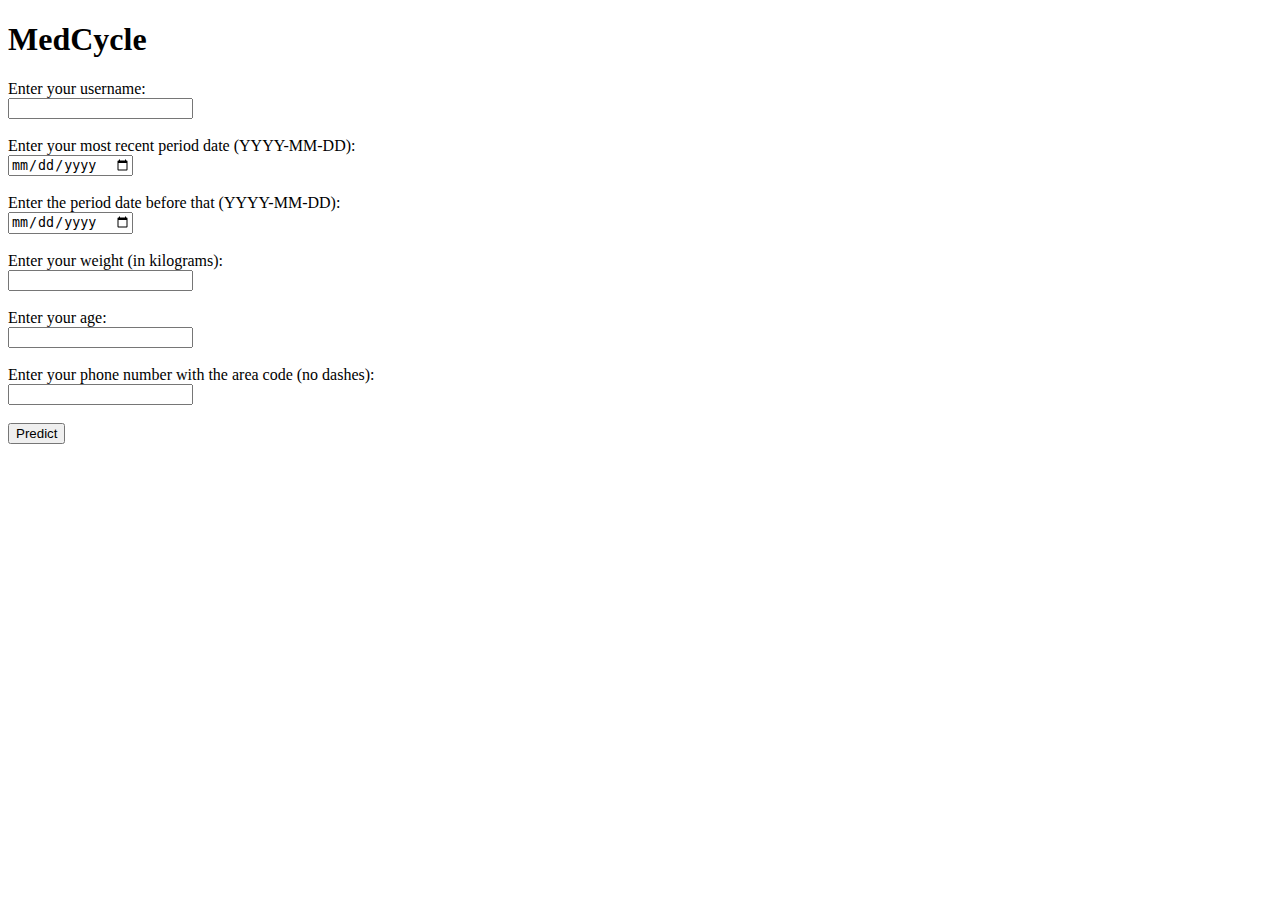
<file: Backend/index.html>
<!DOCTYPE html>
<html>
<head>
    <title>MedCycle</title>
</head>
<body>
    <h1>MedCycle</h1>
    <form action="/predict" method="post">
        <label for="username">Enter your username:</label><br>
        <input type="text" id="username" name="username" required><br><br>
        <label for="date1">Enter your most recent period date (YYYY-MM-DD):</label><br>
        <input type="date" id="date1" name="date1" required><br><br>
        <label for="date2">Enter the period date before that (YYYY-MM-DD):</label><br>
        <input type="date" id="date2" name="date2" required><br><br>
        <label for="weight">Enter your weight (in kilograms):</label><br>
        <input type="number" id="weight" name="weight" required><br><br>
        <label for="age">Enter your age:</label><br>
        <input type="number" id="age" name="age" required><br><br>
        <label for="recipient_number">Enter your phone number with the area code (no dashes):</label><br>
        <input type="text" id="recipient_number" name="recipient_number" required><br><br>
        <input type="submit" value="Predict">
    </form>
</body>
</html>
</file>
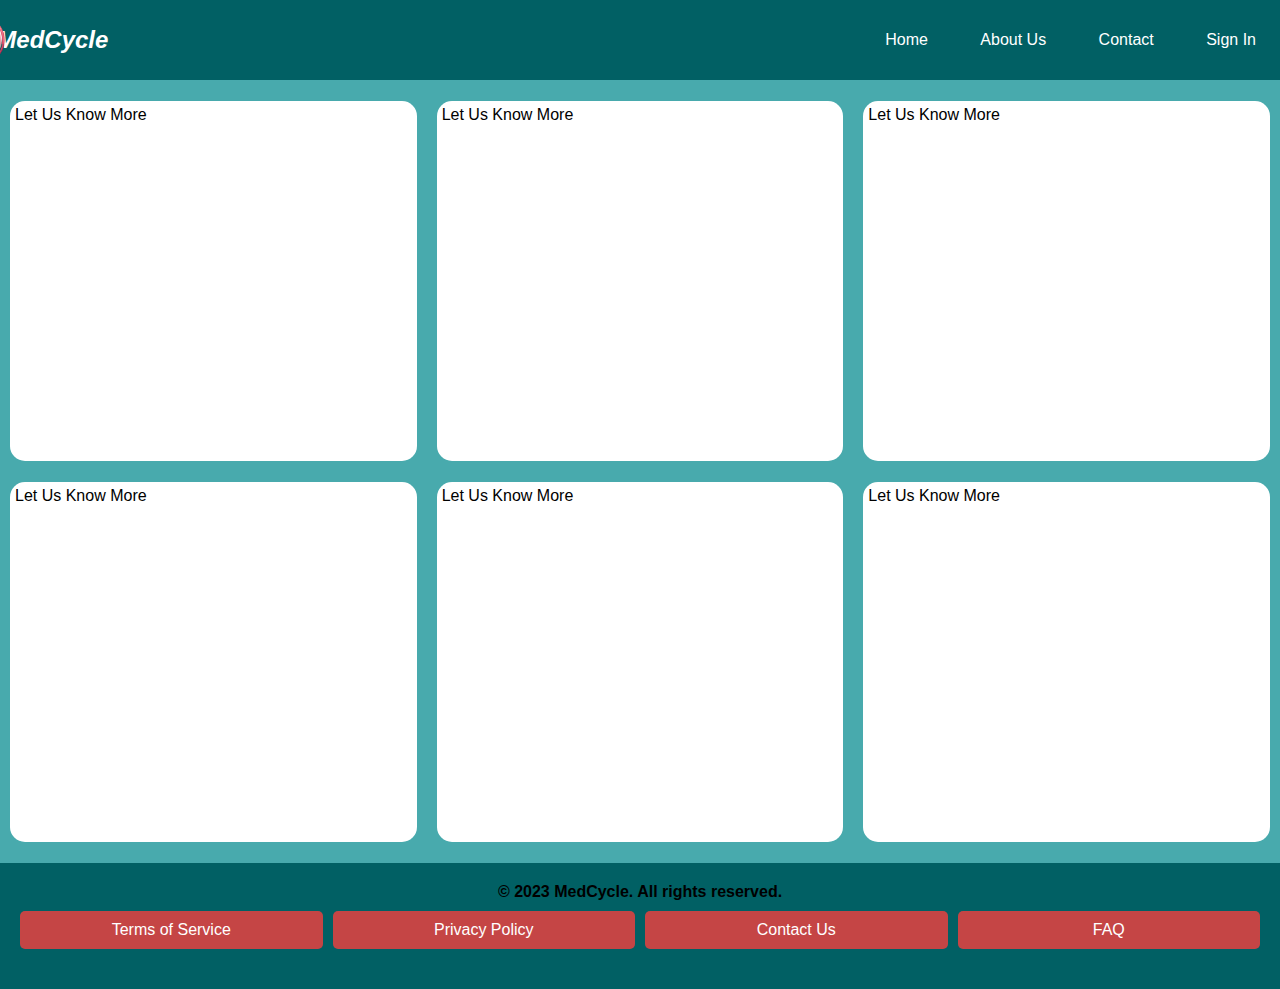
<file: GetStarted.html>
<!DOCTYPE html>
<html lang="en">
    <head>
        <meta charset="UTF-8" />
        <meta name="viewport" content="width=device-width, initial-scale=1.0" />
        <title>Questions</title>
        <link rel="stylesheet" href="styleGS.css" />
    </head>
    
    <body>
        <nav>
            <img src="medcyclelogo.png"
            alt="MedCycle Logo" 
            style="object-fit: contain; width: 80px; height: auto; transform: translate(-60px, 0px);"
            class="logo-img" />
            <div class="logo">MedCycle</div>
            <div class="nav-items">
                <a href="/MedCycle/main.html">Home</a>
                <a href="/MedCycle/GetStarted.html">About Us</a> 
                <a href="/MedCycle/GetStarted.html">Contact</a>
                <a href="/MedCycle/calender.html">Sign In</a>
            </div>
        </nav>

        <section class="questions">
            <div class="questions-container">
                <div class="question-box1">
                    Let Us Know More
                </div>
                <div class="question-box2">
                    Let Us Know More
                </div>
                <div class="question-box3">
                    Let Us Know More
                </div>
            </div>
        </section>

        <section class="questions2">
            <div class="questions-container2">
                <div class="question-box4">
                    Let Us Know More
                </div>
                <div class="question-box5">
                    Let Us Know More
                </div>
                <div class="question-box6">
                    Let Us Know More
                </div>
            </div>
        </section>

        <footer>
            <div class="footer-content">
                <p class="footer-title">&copy; 2023 MedCycle. All rights reserved.</p>
                <a href="/MedCycle/GetStarted.html" class="footer-button">Terms of Service</a>
                <a href="/MedCycle/GetStarted.html" class="footer-button">Privacy Policy</a>
                <a href="/MedCycle/GetStarted.html" class="footer-button">Contact Us</a>
                <a href="/MedCycle/GetStarted.html" class="footer-button">FAQ</a>
            </div>
        </footer>
    </body>
</html>
</file>
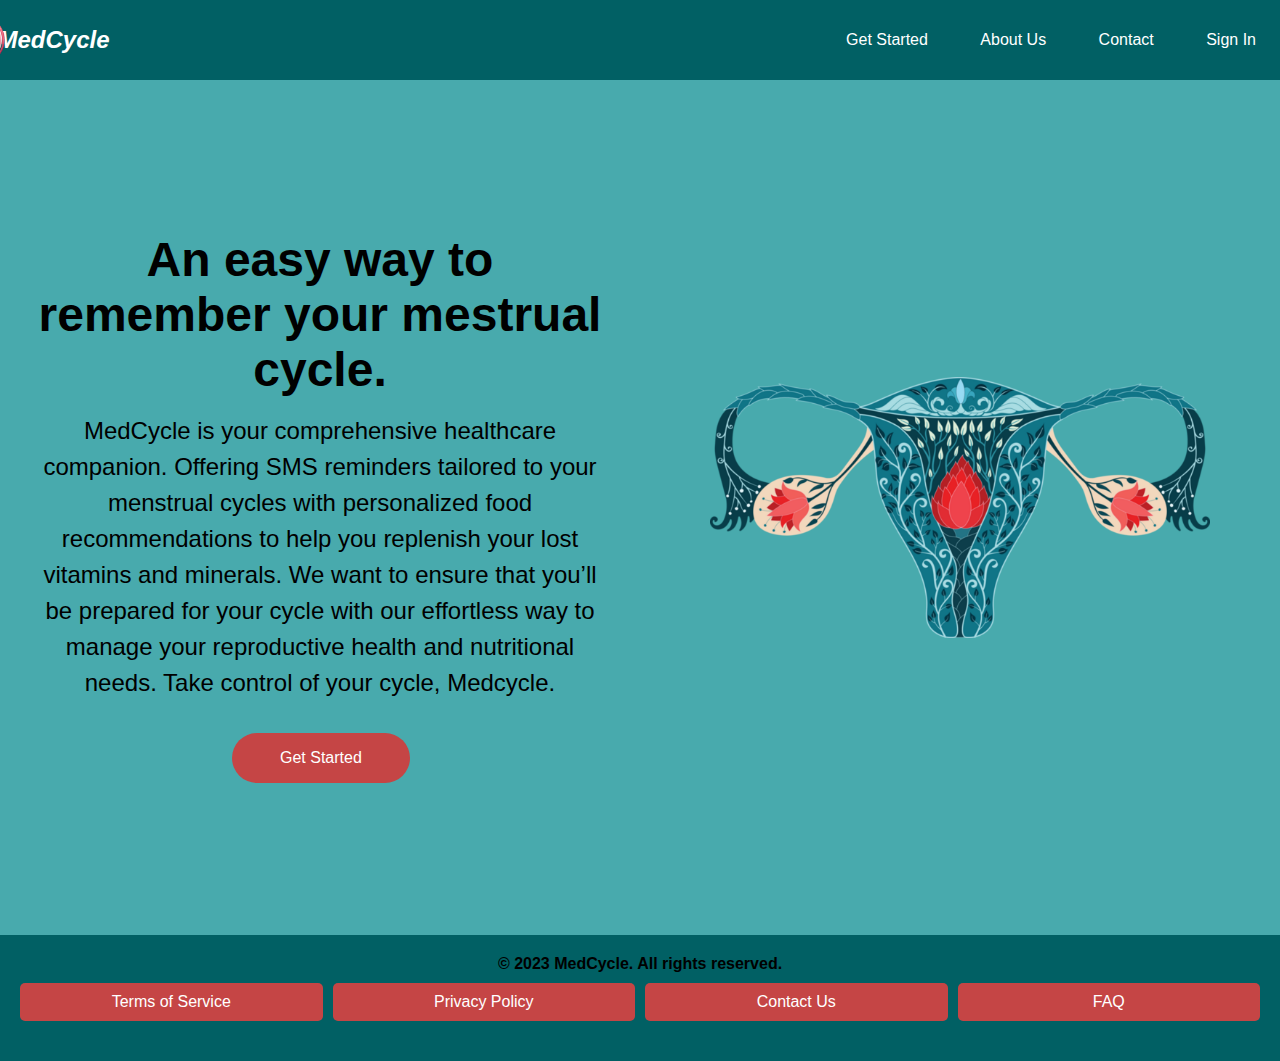
<file: main.html>
<!DOCTYPE html>
<html lang="en">
  <head>
    <meta charset="UTF-8" />
    <meta name="viewport" content="width=device-width, initial-scale=1.0" />
    <title>MedCycle</title>
    <link rel="stylesheet" href="style.css" />
  </head>
  <body>
    <nav>
      <!-- Add an image in the top left of the screen -->
      <img src="medcyclelogo.png"
       alt="MedCycle Logo" 
       style="object-fit: contain; width: 80px; height: auto; transform: translate(-60px, 0px);"
       class="logo-img" />

      <div class="logo">MedCycle</div>
      <div class="nav-items">
        <a href="/MedCycle/Getstarted/GetStarted.html">Get Started</a> 
        <a href="/MedCycle/main.html">About Us</a> 
        <a href="/MedCycle/main.html">Contact</a>
        <a href="/MedCycle/Calendar/calendar.html">Sign In</a>
      </div>
    </nav>
    <section class="over">
      <div class="over-container">
        <div class="column-left">
          <h1>An easy way to remember your mestrual cycle.</h1>
          <p> 
           MedCycle is your comprehensive healthcare companion. Offering SMS reminders tailored to your menstrual cycles with personalized food recommendations to help you replenish your lost vitamins and minerals. We want to ensure that you’ll be prepared for your cycle with our effortless way to manage your reproductive health and nutritional needs. Take control of your cycle, Medcycle.
            </p> 
          <button id="redirectButton">Get Started</button>

          <script>
              var getStartedButton = document.getElementById('redirectButton');
              // Add a click event listener to the button
              getStartedButton.addEventListener('click', function() {
                  window.location.href = '/MedCycle/Getstarted/GetStarted.html';
              });
          </script>
          
          </body>
        </div>
        <div class="column-right">
          <img
            src="over.png"
            style="object-fit: contain; width: 500px; height: auto; transform: translate(0px, 0px);"
            alt="Error 404: Image Not Found"
          />
    </section>


    <footer>

      <div class="footer-content">
        <p class="footer-title">&copy; 2023 MedCycle. All rights reserved.</p>
        <a href="/MedCycle/main.html" class="footer-button">Terms of Service</a>
        <a href="/MedCycle/main.html" class="footer-button">Privacy Policy</a>
        <a href="/MedCycle/main.html" class="footer-button">Contact Us</a>
        <a href="/MedCycle/main.html" class="footer-button">FAQ</a>

      </div>
    </footer>
  </body>
</html>
</file>
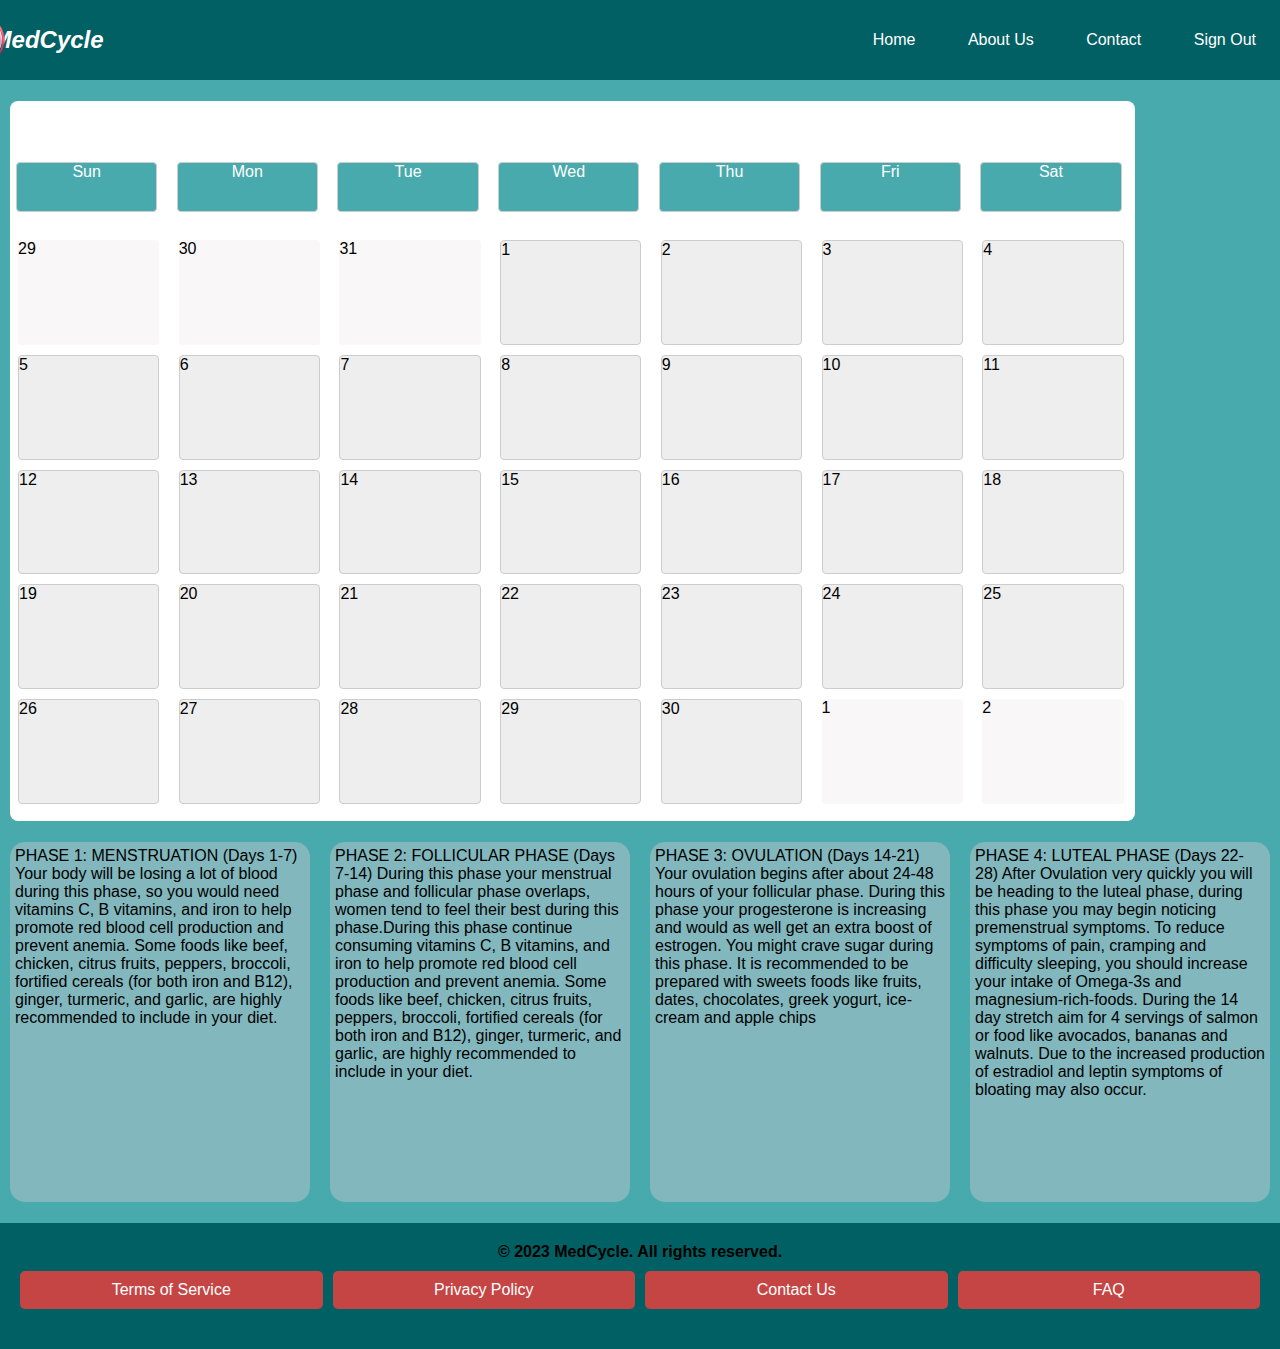
<file: Calendar/calendar.html>
<!DOCTYPE html>
<html lang="en">
    <head>
        <meta charset="UTF-8" />
        <meta name="viewport" content="width=device-width, initial-scale=1.0" />
        <title>Questions</title>
        <link rel="stylesheet" href="styleCal.css" />
    </head>
    
    <body>
        <nav>
            <img src="medcyclelogo.png"
            alt="MedCycle Logo" 
            style="object-fit: contain; width: 80px; height: auto; transform: translate(-60px, 0px);"
            class="logo-img" />
            <div class="logo">MedCycle</div>
            <div class="nav-items">
                <a href="/MedCycle/main.html">Home</a>
                <a href="/MedCycle/Calendar/calendar.html">About Us</a> 
                <a href="/MedCycle/Calendar/calendar.html">Contact</a>
                <a href="/MedCycle/main.html">Sign Out</a>
            </div>
        </nav>

        <section class="calendar">
            <div class="calendar-content">
                <div class="grid">
                    <!-- </div class="month">November</div> -->

                    <div class="day">Sun</div>
                    <div class="day">Mon</div>
                    <div class="day">Tue</div>
                    <div class="day">Wed</div>
                    <div class="day">Thu</div>
                    <div class="day">Fri</div>
                    <div class="day">Sat</div>

                    <div class="date2">29</div>
                    <div class="date2">30</div>
                    <div class="date2">31</div>
                    <div class="date">1</div>
                    <div class="date">2</div>
                    <div class="date">3</div>
                    <div class="date">4</div>

                    <div class="date">5</div>
                    <div class="date">6</div>
                    <div class="date">7</div>
                    <div class="date">8</div>
                    <div class="date">9</div>
                    <div class="date">10</div>
                    <div class="date">11</div>

                    <div class="date">12</div>
                    <div class="date">13</div>
                    <div class="date">14</div>
                    <div class="date">15</div>
                    <div class="date">16</div>
                    <div class="date">17</div>
                    <div class="date">18</div>

                    <div class="date">19</div>
                    <div class="date">20</div>
                    <div class="date">21</div>
                    <div class="date">22</div>
                    <div class="date">23</div>
                    <div class="date">24</div>
                    <div class="date">25</div>

                    <div class="date">26</div>
                    <div class="date">27</div>
                    <div class="date">28</div>
                    <div class="date">29</div>
                    <div class="date">30</div>
                    <div class="date2">1</div>
                    <div class="date2">2</div>

                </div>
            </div>
        </section>

        <section class="cycles">
            <div class="cycle-phases">
                <div class="phase">
                    PHASE 1: MENSTRUATION (Days 1-7)
                    Your body will be losing a lot of blood during this phase, so you would need vitamins C, B vitamins, and iron to help promote red blood cell production and prevent anemia. Some foods like beef, chicken, citrus fruits, peppers, broccoli, fortified cereals (for both iron and B12), ginger, turmeric, and garlic, are highly recommended to include in your diet.
                </div>
                <div class="phase">
                    PHASE 2: FOLLICULAR PHASE (Days 7-14)
                    During this phase your menstrual phase and follicular phase overlaps, women tend to feel their best during this phase.During this phase continue consuming vitamins C, B vitamins, and iron to help promote red blood cell production and prevent anemia. Some foods like beef, chicken, citrus fruits, peppers, broccoli, fortified cereals (for both iron and B12), ginger, turmeric, and garlic, are highly recommended to include in your diet.
                </div>
                <div class="phase">
                    PHASE 3: OVULATION (Days 14-21)
                    Your ovulation begins after about 24-48 hours of your follicular phase. During this phase your progesterone is increasing and would as well get an extra boost of estrogen. You might crave sugar during this phase. It is recommended to be prepared with sweets foods like fruits, dates, chocolates, greek yogurt, ice-cream and apple chips
                </div>
                <div class="phase">
                    PHASE 4: LUTEAL PHASE (Days 22-28)
                    After Ovulation very quickly you will be heading to the luteal phase, during this phase you may begin noticing premenstrual symptoms. To reduce symptoms of pain, cramping and difficulty sleeping, you should increase your intake of Omega-3s and magnesium-rich-foods. During the 14 day stretch aim for 4 servings of salmon or food like avocados, bananas and walnuts. Due to the increased production of estradiol and leptin symptoms of bloating may also occur.                 </div>
            </div>
        </section>

        <footer>
            <div class="footer-content">
                <p class="footer-title">&copy; 2023 MedCycle. All rights reserved.</p>
                <a href="/MedCycle/Calendar/calendar.html" class="footer-button">Terms of Service</a>
                <a href="/MedCycle/Calendar/calendar.html" class="footer-button">Privacy Policy</a>
                <a href="/MedCycle/Calendar/calendar.html" class="footer-button">Contact Us</a>
                <a href="/MedCycle/Calendar/calendar.html" class="footer-button">FAQ</a>
            </div>
        </footer>
    </body>
</html>
</file>
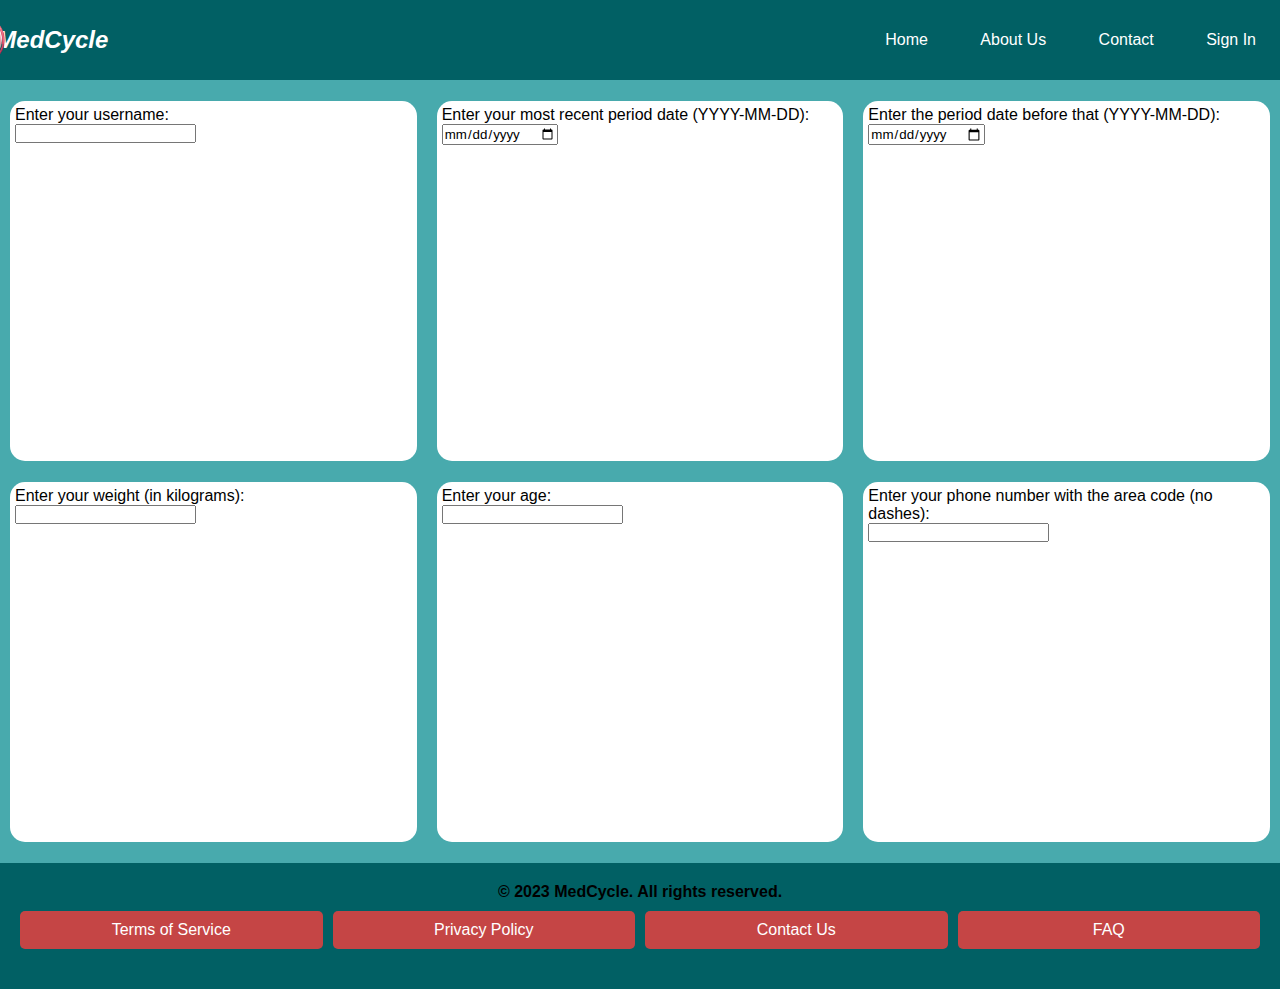
<file: Getstarted/GetStarted.html>
<!DOCTYPE html>
<html lang="en">
    <head>
        <meta charset="UTF-8" />
        <meta name="viewport" content="width=device-width, initial-scale=1.0" />
        <title>Questions</title>
        <link rel="stylesheet" href="styleGS.css" />
    </head>
    
    <body>
        <nav>
            <img src="medcyclelogo.png"
            alt="MedCycle Logo" 
            style="object-fit: contain; width: 80px; height: auto; transform: translate(-60px, 0px);"
            class="logo-img" />
            <div class="logo">MedCycle</div>
            <div class="nav-items">
                <a href="/MedCycle/main.html">Home</a>
                <a href="/MedCycle/Getstarted/GetStarted.html">About Us</a> 
                <a href="/MedCycle/Getstarted/GetStarted.html">Contact</a>
                <a href="/MedCycle/Calendar/calendar.html">Sign In</a>
            </div>
        </nav>

        <section class="questions">
            <div class="questions-container">
                <div class="question-box1">
                    <label for="username">Enter your username:</label><br>
                    <input type="text" id="username" name="username" required><br><br>
                </div>
                <div class="question-box2">
                    <label for="date1">Enter your most recent period date (YYYY-MM-DD):</label><br>
                    <input type="date" id="date1" name="date1" required><br><br>
                </div>
                <div class="question-box3">
                    <label for="date2">Enter the period date before that (YYYY-MM-DD):</label><br>
                    <input type="date" id="date2" name="date2" required><br><br>
                </div>
            </div>
        </section>

        <section class="questions2">
            <div class="questions-container2">
                <div class="question-box4">
                    <label for="weight">Enter your weight (in kilograms):</label><br>
                    <input type="number" id="weight" name="weight" required><br><br>
                </div>
                <div class="question-box5">
                    <label for="age">Enter your age:</label><br>
                    <input type="number" id="age" name="age" required><br><br>
                </div>
                <div class="question-box6">
                    <label for="recipient_number">Enter your phone number with the area code (no dashes):</label><br>
                    <input type="text" id="recipient_number" name="recipient_number" required><br><br>
                </div>
            </div>
        </section>

        <footer>
            <div class="footer-content">
                <p class="footer-title">&copy; 2023 MedCycle. All rights reserved.</p>
                <a href="/MedCycle/Getstarted/GetStarted.html" class="footer-button">Terms of Service</a>
                <a href="/MedCycle/Getstarted/GetStarted.html" class="footer-button">Privacy Policy</a>
                <a href="/MedCycle/Getstarted/GetStarted.html" class="footer-button">Contact Us</a>
                <a href="/MedCycle/Getstarted/GetStarted.html" class="footer-button">FAQ</a>
            </div>
        </footer>
    </body>
</html>
</file>
<file: styleGS.css>
* {
    box-sizing: border-box;
    margin: 0;
    padding: 0;
    font-family: 'Trebuchet MS', 'Lucida Sans Unicode', 'Lucida Grande',
    'Lucida Sans', Arial, sans-serif;
}

nav {
    height: 80px;
    background: #016064;
    display: flex;
    justify-content: space-between;
    align-items: center;
    padding: 0rem calc((100vw - 1300px) / 2);
}

.logo {
    color: #fff;
    font-size: 1.5rem;
    font-weight: bold;
    font-style: italic;
    padding: 0 2rem;
}

nav a {
    text-decoration: none;
    color: #fff;
    padding: 0 1.5rem;
}

nav a:hover {
    color: #c54545;
    border-bottom: 3px solid #c54545;
}

.questions {
    background: #48AAAD;
}

.questions-container {
    display: flex;
    justify-content: center; /* Center the items horizontally */
    align-items: center; /* Center the items vertically */
    height: 43.5vh;
}

.question-box1 {
    background: #ffffff; /* Set the background color of the box */
    border-radius: 15px; /* Adjust the border-radius for rounded edges */
    padding: 5px; /* Add padding as needed */
    width: 50vh;
    height: 40vh;
    margin-left: 10px;
    margin-right: 10px;
    margin-bottom: 0px;
    margin-top: 10px;
}

.question-box2 {
    background: #ffffff; /* Set the background color of the box */
    border-radius: 15px; /* Adjust the border-radius for rounded edges */
    padding: 5px; /* Add padding as needed */
    width: 50vh;
    height: 40vh;
    margin-left: 10px;
    margin-right: 10px;
    margin-bottom: 0px;
    margin-top: 10px;
}
.question-box3 {
    background: #ffffff; /* Set the background color of the box */
    border-radius: 15px; /* Adjust the border-radius for rounded edges */
    padding: 5px; /* Add padding as needed */
    width: 50vh;
    height: 40vh;
    margin-left: 10px;
    margin-right: 10px;
    margin-bottom: 0px;
    margin-top: 10px;
}

.questions2 {
    background: #48AAAD;
}

.questions-container2 {
    display: flex;
    justify-content: center; /* Center the items horizontally */
    align-items: center; /* Center the items vertically */
    height: 43.5vh;
}

.question-box4 {
    background: #ffffff; /* Set the background color of the box */
    border-radius: 15px; /* Adjust the border-radius for rounded edges */
    padding: 5px; /* Add padding as needed */
    width: 50vh;
    height: 40vh;
    margin-left: 10px;
    margin-right: 10px;
    margin-bottom: 10px;
    margin-top: 0px;
}

.question-box5 {
    background: #ffffff; /* Set the background color of the box */
    border-radius: 15px; /* Adjust the border-radius for rounded edges */
    padding: 5px; /* Add padding as needed */
    width: 50vh;
    height: 40vh;
    margin-left: 10px;
    margin-right: 10px;
    margin-bottom: 10px;
    margin-top: 0px;
}
.question-box6 {
    background: #ffffff; /* Set the background color of the box */
    border-radius: 15px; /* Adjust the border-radius for rounded edges */
    padding: 5px; /* Add padding as needed */
    width: 50vh;
    height: 40vh;
    margin-left: 10px;
    margin-right: 10px;
    margin-bottom: 10px;
    margin-top: 0px;
}

footer {
    background-color: #016064;
    padding: 20px;
    text-align: center;
}

.footer-content {
    display: grid;
    grid-template-columns: repeat(4, 1fr);
    grid-template-rows: auto auto auto auto;
    gap: 10px;
}

.footer-title {
    grid-column: span 4;
    font-weight: bold;
}

.footer-button {
    background-color: #c54545;
    color: white;
    padding: 10px;
    text-align: center;
    text-decoration: none;
    display: inline-block;
    font-size: 16px;
    border-radius: 5px;
}
.footer-button:hover {
    background: #fff;
    color: #c54545;
}

.logo {
    margin-left: -836.5px; /* Adjust the value as needed */
}
</file>
<file: style.css>
* {
    box-sizing: border-box;
    margin: 0;
    padding: 0;
    font-family: 'Trebuchet MS', 'Lucida Sans Unicode', 'Lucida Grande',
      'Lucida Sans', Arial, sans-serif;
  }
  
  nav {
    height: 80px;
    background: #016064;
    display: flex;
    justify-content: space-between;
    align-items: center;
    padding: 0rem calc((100vw - 1300px) / 2);
  }
  
  .logo {
    color: #fff;
    font-size: 1.5rem;
    font-weight: bold;
    font-style: italic;
    padding: 0 2rem;
  }
  
  nav a {
    text-decoration: none;
    color: #fff;
    padding: 0 1.5rem;
  }
  
  nav a:hover {
    color: #c54545;
    border-bottom: 3px solid #c54545;
  }
  
  .over {
    background: #48AAAD;
  }
  
  .over-container {
    display: grid;
    grid-template-columns: 1fr 1fr;
    height: 95vh;
    padding: 3rem calc((100vw - 1300px) / 2);
  }
  
  .column-left {
    display: flex;
    flex-direction: column;
    justify-content: center;
    align-items: flex-start;
    color: #000;
    padding: 0rem 2rem;
  }
  
  .column-left h1 {
    margin-bottom: 1rem;
    font-size: 3rem;
    text-align: center;
  }
  
  .column-left p {
    margin-bottom: 2rem;
    font-size: 1.5rem;
    line-height: 1.5;
    text-align: center;
  }
  
  button {
    padding: 1rem 3rem;
    font-size: 1rem;
    border: none;
    color: #fff;
    background: #c54545;
    cursor: pointer;
    border-radius: 50px;
    transform: translate(200px,0px);
  }
  
  button:hover {
    background: #fff;
    color: #c54545;
  }
  
  .column-right {
    display: flex;
    justify-content: center;
    align-items: center;
    padding: 0rem 2rem;
  }
  
  .over-image {
    width: 100%;
    height: 100%;
}

  
  @media screen and (max-width: 768px) {
    .over-container {
      grid-template-columns: 1fr;
    }
  }

  footer {
    background-color: #016064;
    padding: 20px;
    text-align: center;
  }

  .footer-content {
    display: grid;
    grid-template-columns: repeat(4, 1fr);
    grid-template-rows: auto auto auto auto;
    gap: 10px;
  }

  .footer-title {
    grid-column: span 4;
    font-weight: bold;
  }

  .footer-button {
    background-color: #c54545;
    color: white;
    padding: 10px;
    text-align: center;
    text-decoration: none;
    display: inline-block;
    font-size: 16px;
    border-radius: 5px;
  }
  .footer-button:hover {
    background: #fff;
    color: #c54545;
  }

  .description {
    background-color: #48AAAD;
    padding: 20px;
  }
  
  .description-content {
    max-width: 800px;
    margin: 0 auto;
    text-align: center;
  }

  
  .description-content p {
    color: #000;
    font-size: 16px;
  }

  .logo {
    margin-left: -795px; /* Adjust the value as needed */
}
</file>
<file: Calendar/styleCal.css>
* {
    box-sizing: border-box;
    margin: 0;
    padding: 0;
    font-family: 'Trebuchet MS', 'Lucida Sans Unicode', 'Lucida Grande',
    'Lucida Sans', Arial, sans-serif;
}

nav {
    height: 80px;
    background: #016064;
    display: flex;
    justify-content: space-between;
    align-items: center;
    padding: 0rem calc((100vw - 1300px) / 2);
}

.logo {
    color: #fff;
    font-size: 1.5rem;
    font-weight: bold;
    font-style: italic;
    padding: 0 2rem;
}

nav a {
    text-decoration: none;
    color: #fff;
    padding: 0 1.5rem;
}

nav a:hover {
    color: #c54545;
    border-bottom: 3px solid #c54545;
}

.calendar {
    background: #48AAAD;
}

.calendar-content {
    display: flex;
    /* justify-content: center; Center the items horizontally */
    align-items: center; /* Center the items vertically */
    height: 83.5vh;
}

.grid {
    background: #ffffff; /* Set the background color of the box */
    border-radius: 8px; /* Adjust the border-radius for rounded edges */
    padding: 5px; /* Add padding as needed */
    width: 125vh;
    height: 80vh;
    margin-left: 10px;
    margin-right: 10px;
    margin-bottom: 0px;
    margin-top: 10px;

    display: grid;
    grid-template-columns: repeat(7, 1fr); /* Create 7 equal columns */
    gap: 10px; /* Adjust the gap between cells as needed */
}

/* .month {
    background: #c54545;
    border-radius: 4px;
    margin: 2px;
    box-sizing: border-box;
    width:120vh;
    height: 50px;
    text-align: center;
    border: 1px solid;
} */

.day {
    color: #fff;
    background: #48AAAD;
    border-radius: 4px;
    margin: 1px;
    box-sizing: border-box;
    width: 15.7vh; 
    height: 50px;
    text-align: center;
    border: 1px solid #ccc;
    transform: translate(0px, 55px);
}

.date {
    background: #EEEEEE;
    border-radius: 4px;
    box-sizing: border-box;
    width: 15.7vh;
    border: 1px solid #ccc;
    transform: translate(3px, -12px);
}

.date2 {
    background: #f5f2f2a0;
    border-radius: 4px;
    box-sizing: border-box;
    width: 15.7vh;
    transform: translate(3px, -12px);
}

.cycles {
    background: #48AAAD;
}

.cycle-phases {
    display: flex;
    justify-content: center; /* Center the items horizontally */
    align-items: center; /* Center the items vertically */
    height: 43.5vh;
}

.phase {
    background: #c5c6d076; /* Set the background color of the box */
    border-radius: 15px; /* Adjust the border-radius for rounded edges */
    padding: 5px; /* Add padding as needed */
    width: 50vh;
    height: 40vh;
    margin-left: 10px;
    margin-right: 10px;
    margin-bottom: 10px;
    margin-top: 0px;
}

footer {
    background-color: #016064;
    padding: 20px;
    text-align: center;
}

.footer-content {
    display: grid;
    grid-template-columns: repeat(4, 1fr);
    grid-template-rows: auto auto auto auto;
    gap: 10px;
}

.footer-title {
    grid-column: span 4;
    font-weight: bold;
}

.footer-button {
    background-color: #c54545;
    color: white;
    padding: 10px;
    text-align: center;
    text-decoration: none;
    display: inline-block;
    font-size: 16px;
    border-radius: 5px;
}
.footer-button:hover {
    background: #fff;
    color: #c54545;
}

.logo {
    margin-left: -833.5px; /* Adjust the value as needed */
}
</file>
<file: Getstarted/styleGS.css>
* {
    box-sizing: border-box;
    margin: 0;
    padding: 0;
    font-family: 'Trebuchet MS', 'Lucida Sans Unicode', 'Lucida Grande',
    'Lucida Sans', Arial, sans-serif;
}

nav {
    height: 80px;
    background: #016064;
    display: flex;
    justify-content: space-between;
    align-items: center;
    padding: 0rem calc((100vw - 1300px) / 2);
}

.logo {
    color: #fff;
    font-size: 1.5rem;
    font-weight: bold;
    font-style: italic;
    padding: 0 2rem;
}

nav a {
    text-decoration: none;
    color: #fff;
    padding: 0 1.5rem;
}

nav a:hover {
    color: #c54545;
    border-bottom: 3px solid #c54545;
}

.questions {
    background: #48AAAD;
}

.questions-container {
    display: flex;
    justify-content: center; /* Center the items horizontally */
    align-items: center; /* Center the items vertically */
    height: 43.5vh;
}

.question-box1 {
    background: #ffffff; /* Set the background color of the box */
    border-radius: 15px; /* Adjust the border-radius for rounded edges */
    padding: 5px; /* Add padding as needed */
    width: 50vh;
    height: 40vh;
    margin-left: 10px;
    margin-right: 10px;
    margin-bottom: 0px;
    margin-top: 10px;
}

.question-box2 {
    background: #ffffff; /* Set the background color of the box */
    border-radius: 15px; /* Adjust the border-radius for rounded edges */
    padding: 5px; /* Add padding as needed */
    width: 50vh;
    height: 40vh;
    margin-left: 10px;
    margin-right: 10px;
    margin-bottom: 0px;
    margin-top: 10px;
}
.question-box3 {
    background: #ffffff; /* Set the background color of the box */
    border-radius: 15px; /* Adjust the border-radius for rounded edges */
    padding: 5px; /* Add padding as needed */
    width: 50vh;
    height: 40vh;
    margin-left: 10px;
    margin-right: 10px;
    margin-bottom: 0px;
    margin-top: 10px;
}

.questions2 {
    background: #48AAAD;
}

.questions-container2 {
    display: flex;
    justify-content: center; /* Center the items horizontally */
    align-items: center; /* Center the items vertically */
    height: 43.5vh;
}

.question-box4 {
    background: #ffffff; /* Set the background color of the box */
    border-radius: 15px; /* Adjust the border-radius for rounded edges */
    padding: 5px; /* Add padding as needed */
    width: 50vh;
    height: 40vh;
    margin-left: 10px;
    margin-right: 10px;
    margin-bottom: 10px;
    margin-top: 0px;
}

.question-box5 {
    background: #ffffff; /* Set the background color of the box */
    border-radius: 15px; /* Adjust the border-radius for rounded edges */
    padding: 5px; /* Add padding as needed */
    width: 50vh;
    height: 40vh;
    margin-left: 10px;
    margin-right: 10px;
    margin-bottom: 10px;
    margin-top: 0px;
}
.question-box6 {
    background: #ffffff; /* Set the background color of the box */
    border-radius: 15px; /* Adjust the border-radius for rounded edges */
    padding: 5px; /* Add padding as needed */
    width: 50vh;
    height: 40vh;
    margin-left: 10px;
    margin-right: 10px;
    margin-bottom: 10px;
    margin-top: 0px;
}

footer {
    background-color: #016064;
    padding: 20px;
    text-align: center;
}

.footer-content {
    display: grid;
    grid-template-columns: repeat(4, 1fr);
    grid-template-rows: auto auto auto auto;
    gap: 10px;
}

.footer-title {
    grid-column: span 4;
    font-weight: bold;
}

.footer-button {
    background-color: #c54545;
    color: white;
    padding: 10px;
    text-align: center;
    text-decoration: none;
    display: inline-block;
    font-size: 16px;
    border-radius: 5px;
}
.footer-button:hover {
    background: #fff;
    color: #c54545;
}

.logo {
    margin-left: -836.5px; /* Adjust the value as needed */
}
</file>
